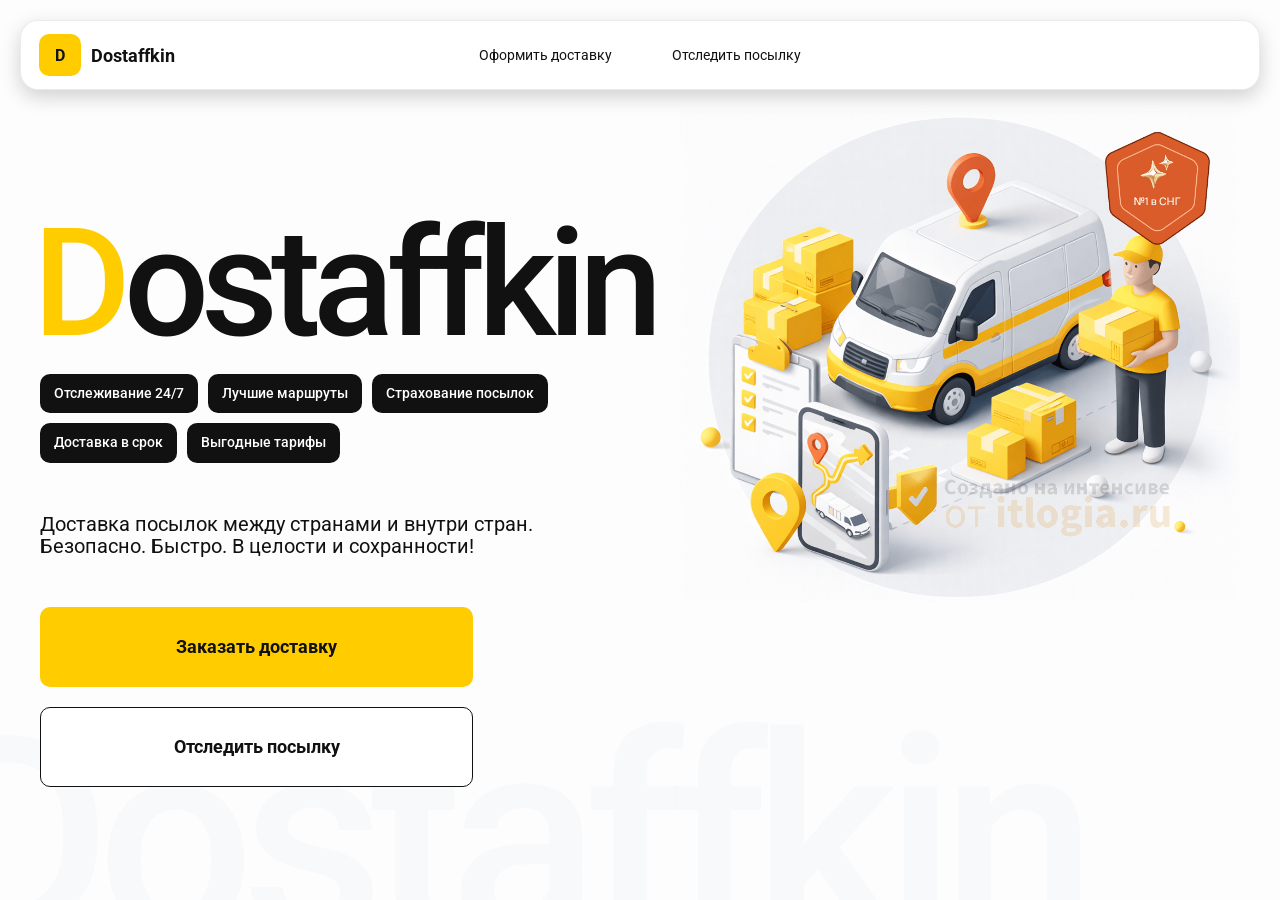
<file: index.html>
<!doctype html>
<html lang="ru">

<head>
    <meta charset="utf-8" />
    <meta name="viewport" content="width=device-width,initial-scale=1,maximum-scale=1,user-scalable=0" />
    <title>Dostaffkin — Доставка посылок между странами и внутри стран. Безопасно. Быстро. В целости и сохранности!
    </title>

    <link rel="stylesheet" href="styles/base.css" />
    <link rel="stylesheet" href="styles/base_adaptive.css" />
    <link rel="stylesheet" href="styles/index.css" />
    <link rel="stylesheet" href="styles/index_adaptive.css" />

</head>

<body>

    <div class="container">

        <header class="header">

            <a class="header-brand" href="#">
                <div class="header-logo">D</div>
                <div class="header-title">Dostaffkin</div>
            </a>


            <nav class="header-menu">
                <a class="header-link" href="./order.html">Оформить <span>доставку</span></a>
                <a class="header-link" href="./track.html">Отследить <span>посылку</span></a>
            </nav>

        </header>

        <main class="main">

            <section class="main-info">
                <div class="main-title">
                    <span>D</span>ostaffkin
                </div>

                <div class="main-features">
                    <div class="main-feature">Отслеживание 24/7</div>
                    <div class="main-feature">Лучшие маршруты</div>
                    <div class="main-feature">Страхование посылок</div>
                    <div class="main-feature">Доставка в срок</div>
                    <div class="main-feature">Выгодные тарифы</div>
                </div>

                <div class="main-description">
                    Доставка посылок между странами и внутри стран.
                    Безопасно. Быстро. В целости и сохранности!
                </div>

                <div class="main-actions">
                    <a class="button" type="button" href="./order.html">Заказать доставку</a>
                    <a class="button button-white" type="button" href="./track.html">Отследить посылку</a>
                </div>
            
            </section>
            
            <div class="main-title-ghost">Dostaffkin</div>



            <section class="main-image">
                <img src="images/main-image.png" alt="Main image" />
            </section>

        </main>

    </div>

</body>

</html>
</file>
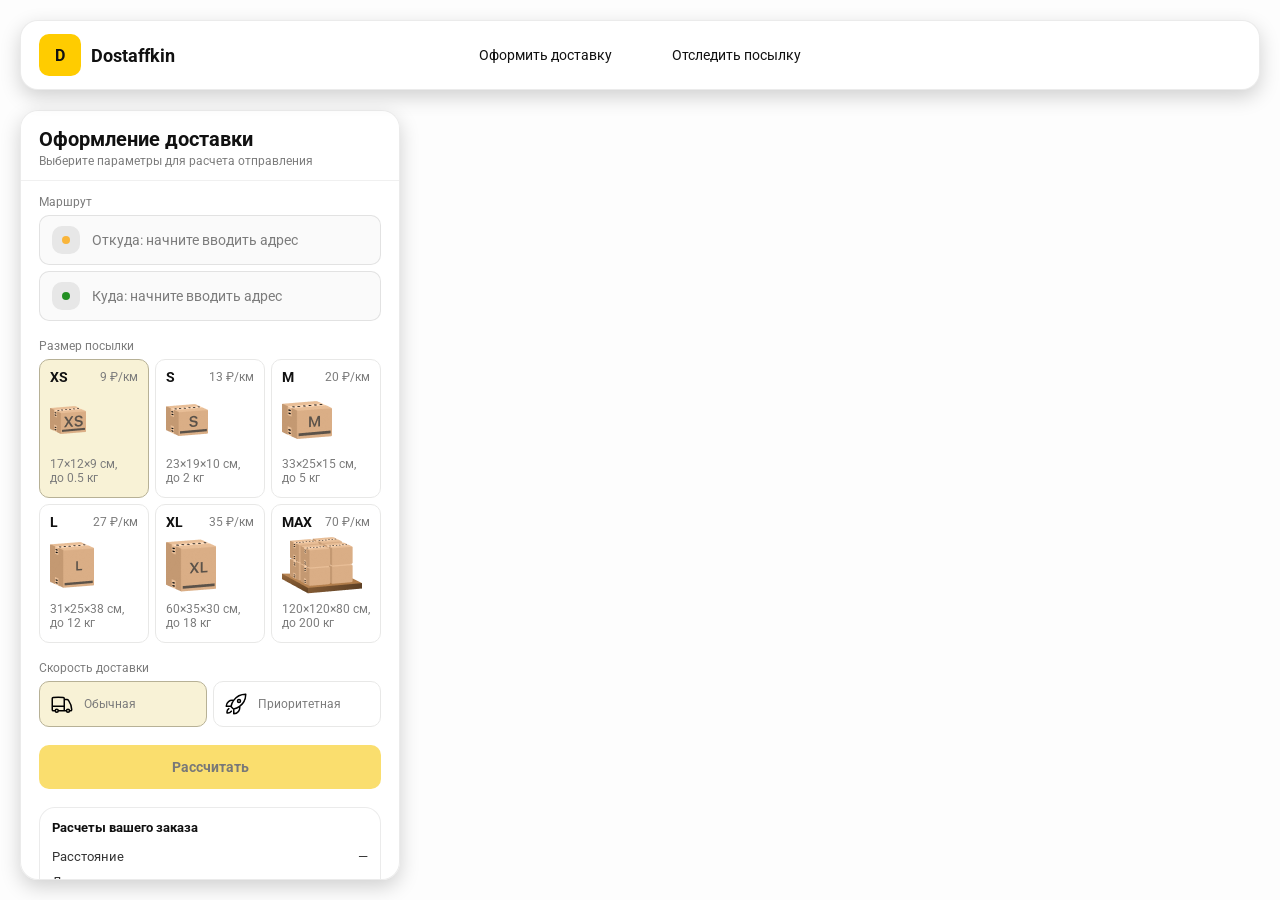
<file: order.html>
<!doctype html>
<html lang="ru">

<head>
    <meta charset="utf-8" />
    <meta name="viewport" content="width=device-width,initial-scale=1,maximum-scale=1,user-scalable=0" />
    <title>Оформление доставки</title>

    <link rel="stylesheet" href="styles/base.css" />
    <link rel="stylesheet" href="styles/base_adaptive.css" />

    <link rel="stylesheet" href="styles/order.css" />
    <link rel="stylesheet" href="styles/order_adaptive.css" />



    <script src="https://testologia.ru/ymc_min.js" data-apikey="99eba0f6-62b6-4382-9e9a-d1293dcf5af9"
        data-suggest-apikey="cdceb44a-2083-4b4a-95b8-02140b90239e"></script>
</head>

<body>

    <div id="map"></div>

    <header class="header">

        <a class="header-brand" href="./index.html">
            <div class="header-logo">D</div>
            <div class="header-title">Dostaffkin</div>
        </a>


        <nav class="header-menu">
            <a class="header-link" href="#">Оформить <span>доставку</span></a>
            <a class="header-link" href="./track.html">Отследить <span>посылку</span></a>
        </nav>

    </header>

    <aside class="main" id="sidebar">

        <div class="main-header">
            <div class="main-title">Оформление доставки</div>
            <div class="main-text">Выберите параметры для расчета отправления</div>
        </div>

        <div class="main-content">

            <div class="main-route">
                <div class="main-block-title">Маршрут</div>

                <div class="main-fields">
                    <div class="main-field" id="fromField">
                        <div class="main-pin"></div>
                        <input id="from" placeholder="Откуда: начните вводить адрес" autocomplete="off" />
                        <div class="main-ac" id="fromAc" role="listbox" aria-label="Подсказки адресов"></div>
                    </div>

                    <div class="main-field" id="toField">
                        <div class="main-pin"></div>
                        <input id="to" placeholder="Куда: начните вводить адрес" autocomplete="off" />
                        <div class="main-ac" id="toAc" role="listbox" aria-label="Подсказки адресов"></div>
                    </div>
                </div>

            </div>

            <div class="main-package">
                <div class="main-block-title">Размер посылки</div>

                <div class="main-sizes">
                    <div class="main-size-card is-active" data-value="xs">
                        <div class="main-size-top">
                            <div class="main-size-label">XS</div>
                            <div class="main-size-rate">9 ₽/км</div>
                        </div>
                        <div class="main-size-media">
                            <img src="images/sizes/xs.png" alt="Короб XS" />
                        </div>
                        <div class="main-size-description">17×12×9 см,<br>до 0.5 кг</div>
                    </div>

                    <div class="main-size-card" data-value="s">
                        <div class="main-size-top">
                            <div class="main-size-label">S</div>
                            <div class="main-size-rate">13 ₽/км</div>
                        </div>
                        <div class="main-size-media">
                            <img src="images/sizes/s.png" alt="Короб S" />
                        </div>
                        <div class="main-size-description">23×19×10 см,<br>до 2 кг</div>
                    </div>

                    <div class="main-size-card" data-value="m">
                        <div class="main-size-top">
                            <div class="main-size-label">M</div>
                            <div class="main-size-rate">20 ₽/км</div>
                        </div>
                        <div class="main-size-media">
                            <img src="images/sizes/m.png" alt="Короб M" />
                        </div>
                        <div class="main-size-description">33×25×15 см,<br>до 5 кг</div>
                    </div>

                    <div class="main-size-card" data-value="l">
                        <div class="main-size-top">
                            <div class="main-size-label">L</div>
                            <div class="main-size-rate">27 ₽/км</div>
                        </div>
                        <div class="main-size-media">
                            <img src="images/sizes/l.png" alt="Короб L" />
                        </div>
                        <div class="main-size-description">31×25×38 см,<br>до 12 кг</div>
                    </div>

                    <div class="main-size-card" data-value="xl">
                        <div class="main-size-top">
                            <div class="main-size-label">XL</div>
                            <div class="main-size-rate">35 ₽/км</div>
                        </div>
                        <div class="main-size-media">
                            <img src="images/sizes/xl.png" alt="Короб XL" />
                        </div>
                        <div class="main-size-description">60×35×30 см,<br>до 18 кг</div>
                    </div>

                    <div class="main-size-card" data-value="max">
                        <div class="main-size-top">
                            <div class="main-size-label">MAX</div>
                            <div class="main-size-rate">70 ₽/км</div>
                        </div>
                        <div class="main-size-media main-size-media-palleta">
                            <img src="images/sizes/max.png" alt="Паллета" />
                        </div>
                        <div class="main-size-description">120×120×80 см,<br>до 200 кг</div>
                    </div>
                </div>
            </div>

            <div class="main-speed">
                <div class="main-block-title">Скорость доставки</div>

                <div class="main-speeds">
                    <div class="main-speed-card is-active" data-value="regular">
                        <img class="main-speed-media" src="images/icons/regular.svg" alt="Regular" />
                        <div class="main-speed-description">Обычная</div>
                    </div>
                    <div class="main-speed-card" data-value="fast">
                        <img class="main-speed-media" src="images/icons/fast.svg" alt="Fast" />
                        <div class="main-speed-description">Приоритетная</div>
                    </div>

                </div>
            </div>

            <div class="main-calculate-block">
                <button id="calc" class="button calculate-button" type="button" disabled>Рассчитать</button>
            </div>

            <div class="main-result" id="result">
                <div class="main-result-title">Расчеты вашего заказа</div>
                <div class="main-result-lines">
                    <div class="main-result-line"><span>Расстояние</span><span id="distanceValue">—</span></div>
                    <div class="main-result-line"><span>Доставим через</span><span id="durationValue">—</span></div>
                    <div class="main-result-line"><span>Тариф</span><span id="rateValue">—</span></div>
                </div>
                <div class="main-price">
                    <div class="main-price-label">Итого</div>
                    <div class="main-price-value" id="totalValue">—</div>
                </div>
            </div>

            <div class="main-order-box">
                <div class="main-order-form" id="orderForm">
                    <div class="main-order-title">Оформление доставки</div>
                    <div class="main-block-info-row">
                        <div class="main-block-title">Контакты</div>
                        <div class="order-fields">
                            <div class="main-field">
                                <input id="customerName" placeholder="Ваше имя" autocomplete="off" />
                            </div>
                            <div class="main-field">
                                <input id="customerPhone" placeholder="Ваш телефон" autocomplete="off"
                                    inputmode="tel" />
                            </div>
                        </div>
                    </div>
                    <div class="main-block-info-row extra-info">
                        <div class="main-block-title">Дополнительная информация</div>
                        <div class="main-field textarea">
                            <textarea id="comment" placeholder="Детали доставки и комментарии"></textarea>
                        </div>
                    </div>
                    <button id="submit" class="button main-submit-request" type="button" disabled>Отправить
                        заявку
                    </button>
                </div>

                <div class="main-order-success" id="orderSuccess">
                    <div class="main-success-icon">✓</div>
                    <div class="main-success-title">Заявка отправлена!</div>
                    <div class="main-success-title">Номер отправления – <span id="orderId"></span></div>
                    <div class="main-success-subtitle">Мы скоро свяжемся с вами</div>
                </div>
            </div>


        </div>

    </aside>

        <script src="scripts/order.js"></script>


</body>

</html>
</file>
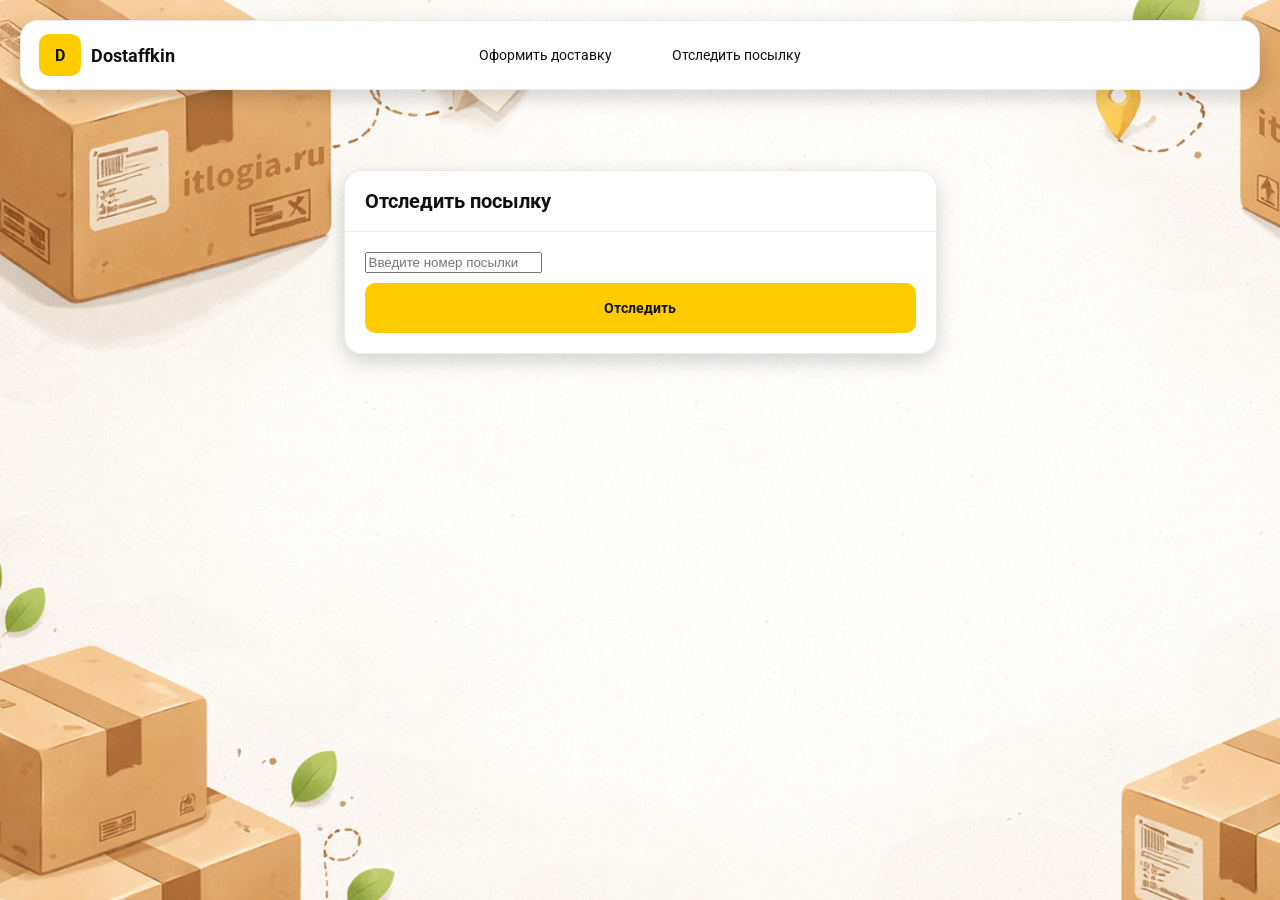
<file: track.html>
<!doctype html>
<html lang="ru">

<head>
    <meta charset="utf-8" />
    <meta name="viewport" content="width=device-width,initial-scale=1,maximum-scale=1,user-scalable=0" />
    <title>Отследить посылку</title>
    <link rel="stylesheet" href="styles/base.css" />
    <link rel="stylesheet" href="styles/base_adaptive.css" />

    <link rel="stylesheet" href="styles/track.css" />
    <link rel="stylesheet" href="styles/track_adaptive.css" />
</head>

<body>

    <header class="header">

        <a class="header-brand" href="./index.html">
            <div class="header-logo">D</div>
            <div class="header-title">Dostaffkin</div>
        </a>


        <nav class="header-menu">
            <a class="header-link" href="./order.html">Оформить <span>доставку</span></a>
            <a class="header-link" href="#">Отследить <span>посылку</span></a>
        </nav>

    </header>

    <div class="container">

        <main class="track-content">

            <section class="track-card track-search">
                <div class="track-title">Отследить посылку</div>
                <div class="track-action">
                    <div class="main-field track-field">
                        <input id="trackNumber" placeholder="Введите номер посылки" autocomplete="off" />
                    </div>
                    <button id="trackButton" class="button track-button" type="button">Отследить</button>
                </div>
            </section>

            <section class="track-card track-result" id="trackResult">
                <div class="track-result-header">
                    <div class="track-id" id="trackIdValue"></div>
                    <div class="track-routes">
                        <div class="track-route">
                            <div class="track-route-pin">
                                <svg xmlns="http://www.w3.org/2000/svg" fill="none" viewBox="0 0 24 24"
                                    stroke-width="1.5" stroke="orange" class="size-6">
                                    <path stroke-linecap="round" stroke-linejoin="round"
                                        d="M15 10.5a3 3 0 1 1-6 0 3 3 0 0 1 6 0Z" />
                                    <path stroke-linecap="round" stroke-linejoin="round"
                                        d="M19.5 10.5c0 7.142-7.5 11.25-7.5 11.25S4.5 17.642 4.5 10.5a7.5 7.5 0 1 1 15 0Z" />
                                </svg>
                            </div>
                            <div class="track-route-address" id="trackFromValue">
                                Откуда: Москва, улица Арбат, 1
                            </div>
                        </div>
                        <div class="track-route track-route-arrow">
                            <svg xmlns="http://www.w3.org/2000/svg" fill="none" viewBox="0 0 24 24" stroke-width="1.5"
                                stroke="currentColor" class="size-6">
                                <path stroke-linecap="round" stroke-linejoin="round"
                                    d="M19.5 13.5 12 21m0 0-7.5-7.5M12 21V3" />
                            </svg>
                        </div>
                        <div class="track-route">
                            <div class="track-route-pin">
                                <svg xmlns="http://www.w3.org/2000/svg" fill="none" viewBox="0 0 24 24"
                                    stroke-width="1.5" stroke="green" class="size-6">
                                    <path stroke-linecap="round" stroke-linejoin="round"
                                        d="M15 10.5a3 3 0 1 1-6 0 3 3 0 0 1 6 0Z" />
                                    <path stroke-linecap="round" stroke-linejoin="round"
                                        d="M19.5 10.5c0 7.142-7.5 11.25-7.5 11.25S4.5 17.642 4.5 10.5a7.5 7.5 0 1 1 15 0Z" />
                                </svg>
                            </div>
                            <div class="track-route-address" id="trackToValue">
                                Куда: Минск, проспект Независимости, 58
                            </div>
                        </div>
                    </div>
                </div>
                <div class="track-info">
                    <div class="track-status-title">Статус данной посылки:</div>
                    <div class="track-status-list" id="trackStatusList">

                    
                    </div>
                </div>
            </section>



        </main>


    </div>
    
    <script src="scripts/track.js"></script> 

</body>

</html>
</file>
<file: styles/base.css>
*, *::before, *::after {
    box-sizing: border-box;
}

@font-face {
    font-family: "Roboto";
    src: url("../fonts/Roboto-Regular.ttf");
    font-weight: normal;
}

@font-face {
    font-family: "Roboto";
    src: url("../fonts/Roboto-Bold.ttf");
    font-weight: bold;
}

@font-face {
    font-family: "Roboto";
    src: url("../fonts/Roboto-Medium.ttf");
    font-weight: 500;
}

html, body {
    margin: 0;
    color: #111111;
    font-family: "Roboto", sans-serif;
}

body {
    background: #FDFDFD;
}

.header {
    border-radius: 18px;
    box-shadow: 0 7px 20px 0 #0000002E;
    backdrop-filter: blur(10px);
    background: #ffffff;
    left: 20px;
    border: 1px solid rgba(0, 0, 0, 0.08);
    position: fixed;
    right: 20px;
    top: 20px;
    padding: 14px 18px;
    height: 70px;
    display: flex;
    align-items: center;
    z-index: 6;
}

.header-brand {
    display: flex;
    align-items: center;
    text-decoration: none;
    gap: 10px;
}

.header-logo {
    width: 42px;
    height: 42px;
    border-radius: 10px;
    background: #FFCC00;
    display: grid;
    place-items: center;
    font-weight: bold;
    color: #111;
}

.header-title {
    font-size: 18px;
    font-weight: bold;
    color: #111111;
    text-decoration: none;
}

.header-menu {
    display: flex;
    align-items: center;
    gap: 60px;
    margin: 0;
    position: absolute;
    left: 50%;
    transform: translateX(-50%);
}

.header-link {
    font-size: 14px;
    color: #111111;
    text-decoration: none;
}

.button {
    border: 0;
    outline: none;
    height: 44px;
    border-radius: 10px;
    font-size: 14px;
    font-weight: bold;
    cursor: pointer;
    font-family: inherit;
    transition: transform .08s ease, opacity .12s ease;
    background: #ffcc00;
    color: #111111;
    text-align: center;
    text-decoration: none;
}

.button:hover {
    background-color: #E5BC19;
}

.button:disabled {
    cursor: not-allowed;
    background-color: #FADE6E;
    color: #787878;
    transform: none;
}

.button.button-white {
    background: #ffffff;
    border: 1px solid #111111;
}

.button.button-white:hover {
    background: rgb(241 241 241);
}
</file>
<file: styles/base_adaptive.css>
@media (max-width: 767px) {
    .header {
        left: 10px;
        right: 10px;
        top: 10px;
    }

    .header-link span {
        display: none;
    }

    .header-menu {
        gap: 20px;
        justify-content: flex-start;
        margin: 0 0 0 30px;
        position: static;
        transform: none;
    }
}

@media (max-width: 420px) {
    .header-title {
        display: none;
    }
}

@media (max-width: 374px) {
    .header-menu {
        gap: 10px;
        margin: 0 0 0 10px;
    }
}
</file>
<file: styles/index.css>
.container {
    overflow: hidden;
    min-height: 100vh;
}


.main {
    padding: 111px 40px 40px;
    position: relative;
    display: flex;
}

.main-info {
    max-width: 840px;
    width: 100%;
    position: relative;
}

.main-title {
    margin-top: 98px;
    font-weight: 500;
    font-size: 200px;
    line-height: 1;
    letter-spacing: -0.05em;
    color: #111111;
    left: -15px;
    position: relative;
}

.main-title span {
    color: #ffcc00;
}

.main-features {
    margin-top: 15px;
    display: flex;
    flex-wrap: wrap;
    gap: 10px;
}

.main-feature {
    background: #111111;
    color: #ffffff;
    padding: 12px 14px;
    font-weight: 500;
    font-size: 14px;
    line-height: 1.1;
    border-radius: 10px;
}

.main-description {
    margin-top: 50px;
    max-width: 500px;
    font-size: 20px;
    line-height: 1.1;
    color: #111111;
}

.main-actions {
    margin-top: 50px;
    display: flex;
    flex-direction: column;
    gap: 20px;
}

.main-actions .button {
    height: 80px;
    width: 433px;
    font-size: 18px;
    font-weight: bold;
    place-items: center;
    display: grid;
}

.main-title-ghost {
    position: absolute;
    z-index: -1;
    left: -70px;
    bottom: -150px;
    font-weight: 500;
    font-size: 278px;
    line-height: 1;
    letter-spacing: -0.05em;
    color: #ECEDF04D;
}


.main-image {
    width: 1024px;
    top: 100px;
    z-index: -2;
}

.main-image img {
    width: 100%;
    max-width: 1024px;
    height: auto;
    display: block;
}
</file>
<file: styles/index_adaptive.css>
@media (max-width: 1760px) {
    .main-title {
        font-size: 150px;
        left: -7px;
    }

    .main-info {
        max-width: 640px;
    }
}

@media (max-width: 1200px) {
    .main-info {
        max-width: 540px;
    }

    .main {
        padding: 111px 20px 20px;
    }

    .main-title {
        font-size: 120px;
        left: -4px;
    }

    .main-title-ghost {
        font-size: 220px;
    }
}

@media (max-width: 1024px) {
    .main-title {
        margin-top: 30px;
    }

    .main {
        flex-direction: column-reverse;
    }

    .main-image {
        max-width: 350px;
        position: absolute;
        left: 370px;
        top: 370px;
    }

    .main-info {
        max-width: 100%;
    }

    .main-actions {
        gap: 10px;
    }

    .main-actions .button {
        height: 50px;
        font-size: 14px;
        width: auto;
        max-width: 300px;
    }

    .main-description {
        max-width: 350px;
    }
}

@media (max-width: 570px) {
    .main-title {
        font-size: 88px;
    }

    .main-description {
        max-width: 100%
    }

    .main-actions {
       width: 100%;
    }

    .main-actions .button {
        width: 100%;
        max-width: 100%
    }

    .main-image {
        max-width: 650px;
        position: absolute;
        left: 170px;
        top: 70px;
        opacity: 0.2;
    }
}

@media (max-width: 400px) {
    .main-title {
        font-size: 70px;
    }
}
</file>
<file: styles/order.css>
#map {
    position: fixed;
    inset: 0;
}

.main {
    border-radius: 18px;
    box-shadow: 0 7px 20px 0 #0000002E;
    backdrop-filter: blur(10px);
    background: rgba(255, 255, 255, 0.96);
    left: 20px;
    border: 1px solid rgba(0, 0, 0, 0.08);
    position: fixed;
    top: 110px;
    bottom: 20px;
    width: 380px;
    display: flex;
    flex-direction: column;
    overflow: hidden;
    z-index: 5;
}

.main-header {
    padding: 18px 18px 12px 18px;
    border-bottom: 1px solid rgba(0, 0, 0, 0.06);
    display: flex;
    flex-direction: column;
}

.main-title {
    font-size: 20px;
    line-height: 100%;
    font-weight: bold;
}

.main-text {
    font-size: 12px;
    margin-top: 5px;
    color: #7C7C7C;
}

.main-content {
    padding: 14px 18px 18px 18px;
    overflow: auto;
    scrollbar-width: none;
    display: flex;
    flex-direction: column;
    gap: 18px;
    flex: 1;
}

.main-block-title {
    font-size: 12px;
    color: #7C7C7C;
}

.main-route .main-block-title,
.main-package .main-block-title {
    margin-bottom: 6px;
}

.main-field {
    display: flex;
    align-items: center;
    margin-top: 6px;
    gap: 10px;
    border: 1px solid #1111111A;
    background: #FAFAFA;
    border-radius: 10px;
    padding: 10px 12px;
    position: relative;
    box-sizing: border-box;
    height: 50px;
}

.main-field.textarea {
    height: auto;
}

.main-pin {
    width: 28px;
    height: 28px;
    border-radius: 10px;
    background: rgba(17, 17, 17, 0.08);
    display: grid;
    place-items: center;
    flex: 0 0 auto;
    position: relative;
}

.main-pin::before {
    content: "";
    width: 8px;
    height: 8px;
    border-radius: 999px;
    background: orange;
    opacity: .75;
    display: block;
}

.main-field:last-child .main-pin::before {
    background: green;
    opacity: .85;
}

input, textarea {
    width: 100%;
    border: 0;
    outline: none;
    background: transparent;
    font-size: 14px;
    color: #111111;
    font-family: inherit;
}

textarea {
    resize: vertical;
    min-height: 72px;
    padding: 2px 0;
}

input::placeholder, textarea::placeholder {
    color: #7C7C7C;
}

.main-field:focus-within {
    border-color: rgba(0, 0, 0, 0.20);
    box-shadow: 0 0 0 4px rgba(255, 204, 0, 0.35);
    background: rgba(255, 255, 255, 0.75);
}

.main-sizes {
    display: grid;
    gap: 6px;
    grid-template-columns: repeat(3, 1fr);
}

.main-size-card {
    border: 1px solid #E8E8E7;
    background: #FFFFFF;
    border-radius: 10px;
    padding: 10px;
    cursor: pointer;
    user-select: none;
    transition: transform .08s ease, border-color .12s ease, background .12s ease;
    min-height: 139px;
}

.main-size-card:hover {
    transform: translateY(-1px);
}

.main-size-card.is-active {
    background-color: #F8F2D6;
    border-color: #B7B196;
}

.main-size-top {
    display: flex;
    align-items: center;
    justify-content: space-between;
}

.main-size-label {
    font-weight: bold;
    font-size: 14px;
    color: #111111;
    line-height: 100%;
}

.main-size-rate {
    font-size: 12px;
    color: #7C7C7C;
    line-height: 100%;
}

.main-size-media {
    margin-top: 8px;
    height: 57px;
}

.main-size-description {
    margin-top: 8px;
    font-size: 12px;
    color: #7C7C7C;
    line-height: 1.2;
}

.calculate-button {
    width: 100%;
}

.main-result {
    border: 1px solid rgba(0, 0, 0, 0.08);
    background: rgba(255, 255, 255, 0.75);
    border-radius: 16px;
    padding: 12px;
    line-height: 1.25;
}

.main-result-title {
    font-weight: bold;
    font-size: 13px;
    color: #111111;
    margin-bottom: 13px;
}

.main-result-lines {
    gap: 8px;
    display: flex;
    flex-direction: column;
}

.main-result-line {
    font-size: 13px;
    color: rgba(17, 17, 17, 0.85);
    display: flex;
    justify-content: space-between;
}

.main-price {
    margin-top: 18px;
    padding-top: 10px;
    border-top: 1px dashed rgba(0, 0, 0, 0.12);
    display: flex;
    align-items: baseline;
    justify-content: space-between;
}

.main-price-label {
    font-size: 12px;
    color: rgba(17, 17, 17, 0.55);
}

.main-price-value {
    font-size: 20px;
    font-weight: bold;
    color: #111111;
    letter-spacing: -0.3px;
}

.main-order-box {
    background: #ffffff;
    border: 1px solid #E8E8E7;
    border-radius: 10px;
    padding: 12px;
}

.main-order-title {
    margin-bottom: 8px;
    font-weight: bold;
    font-size: 14px;
    color: #111111;
}

.main-block-info {
    display: flex;
    flex-direction: column;
    gap: 6px;
}

.order-fields {
    display: grid;
    grid-template-columns: 1fr 1fr;
    column-gap: 10px;
    margin-top: 6px;
}

.main-block-info-row.extra-info {
    display: block;
    margin-top: 13px;
}

.main-submit-request {
    width: 100%;
    margin-top: 6px;
}

.main-order-success {
    display: none;
    text-align: center;
    padding: 22px 12px;
    gap: 12px;
}

.main-order-success.is-visible {
    display: flex;
    flex-direction: column;
    align-items: center;
}

.main-success-icon {
    width: 56px;
    height: 56px;
    border-radius: 50%;
    background: #16a34a;
    color: #ffffff;
    display: grid;
    place-items: center;
    font-size: 30px;
}

.main-success-title {
    font-size: 14px;
    font-weight: bold;
    color: #111111;
}

.main-success-subtitle {
    font-size: 12px;
    color: rgba(17, 17, 17, 0.55);
    line-height: 1.3;
}

.main-speed .main-block-title {
    margin-bottom: 6px;
}

.main-speeds {
    display: grid;
    gap: 6px;
    grid-template-columns: repeat(2, 1fr);
}

.main-speed-card {
    border: 1px solid #E8E8E7;
    background: #FFFFFF;
    border-radius: 10px;
    padding: 10px;
    cursor: pointer;
    user-select: none;
    transition: transform .08s ease, border-color .12s ease, background .12s ease;
    display: flex;
    align-items: center;
    gap: 10px;
}

.main-speed-card:hover {
    transform: translateY(-1px);
}

.main-speed-card.is-active {
    background-color: #F8F2D6;
    border-color: #B7B196;
}

.main-speed-description {
    font-size: 12px;
    color: #7C7C7C;
    line-height: 1.2;
}
</file>
<file: styles/order_adaptive.css>
@media (max-width: 767px) {
    .main {
        left: 10px;
        right: 10px;
        top: 50%;
        bottom: 12px;
        width: auto;
        max-width: none;
    }
}

@media (max-width: 420px) {
    .main-sizes {
        grid-template-columns: repeat(2, 1fr);
    }
}
</file>
<file: styles/track.css>
.container {
    background: #F4F4F4 url("../images/track-bg.png");
    background-size: cover;
    min-height: 100vh;
    padding: 170px 0 50px 0;
}

.track-content {
    width: 593px;
    margin: 0 auto;
}

.track-card {
    width: 100%;
    border-radius: 18px;
    box-shadow: 0 7px 20px 0 #0000002E;
    backdrop-filter: blur(10px);
    background: rgba(255, 255, 255, 0.96);
    border: 1px solid rgba(0, 0, 0, 0.08);
}

.track-title {
    font-size: 20px;
    line-height: 100%;
    font-weight: bold;
    border-bottom: 1px solid #EEEEEE;
    padding: 20px;
}

.track-action {
    padding: 20px;
}

.track-button {
    width: 100%;
    height: 50px;
}

.track-field {
    margin-bottom: 10px;
}

.track-result {
    margin-top: 5px;
    display: none;
}

.track-result.is-visible {
    display: block;
}

.track-result-header {
    font-weight: bold;
    font-size: 14px;
    color: #111111;
    padding: 20px;
    border-bottom: 1px solid #EEEEEE;
}

.track-id {
    margin-bottom: 12px;
    font-size: 20px;
}

.track-routes {
    display: flex;
    flex-direction: column;
    gap: 10px;
    font-weight: normal;
}

.track-route {
    display: flex;
    align-items: center;
    gap: 10px;
}

.track-route-pin {
    width: 24px;
    height: 24px;
    flex-shrink: 0;
}

.track-route-arrow {
    padding: 15px 0;
    width: 24px;
    height: 24px;
}

.track-info {
    padding: 20px;
}

.track-status {
    display: flex;
    align-items: center;
    font-size: 12px;
    gap: 10px;
}

.track-status-title {
    font-size: 14px;
    color: #111111;
    margin-bottom: 20px;
}

.track-status-list {
    display: flex;
    flex-direction: column;
    gap: 15px;
}

.track-status-icon {
    width: 40px;
    height: 40px;
    border-radius: 50%;
    background: rgba(17, 17, 17, 0.08);
    display: grid;
    place-items: center;
    flex: 0 0 auto;
}

.track-status.created .track-status-icon {
    background-color: #F1CB00;
}

.track-status.in-way .track-status-icon {
    background-color: #F08A11;
}

.track-status.ready .track-status-icon {
    background-color: #A35D0A;
}

.track-status.done .track-status-icon {
    background-color: #37C93B;
}

.track-status-text {
    display: flex;
    align-items: center;
    justify-content: space-between;
    color: #111111;
    font-size: 12px;
    flex: 1;
}

.track-status-date {
    color: rgba(17, 17, 17, 0.55);
}
</file>
<file: styles/track_adaptive.css>
@media (max-width: 767px) {
    .container {
        padding: 130px 0 50px 0;
    }

    .track-content {
        width: 100%;
        padding-left: 10px;
        padding-right: 10px;
    }

    .track-result-header {
        padding: 20px;
    }
}
</file>
